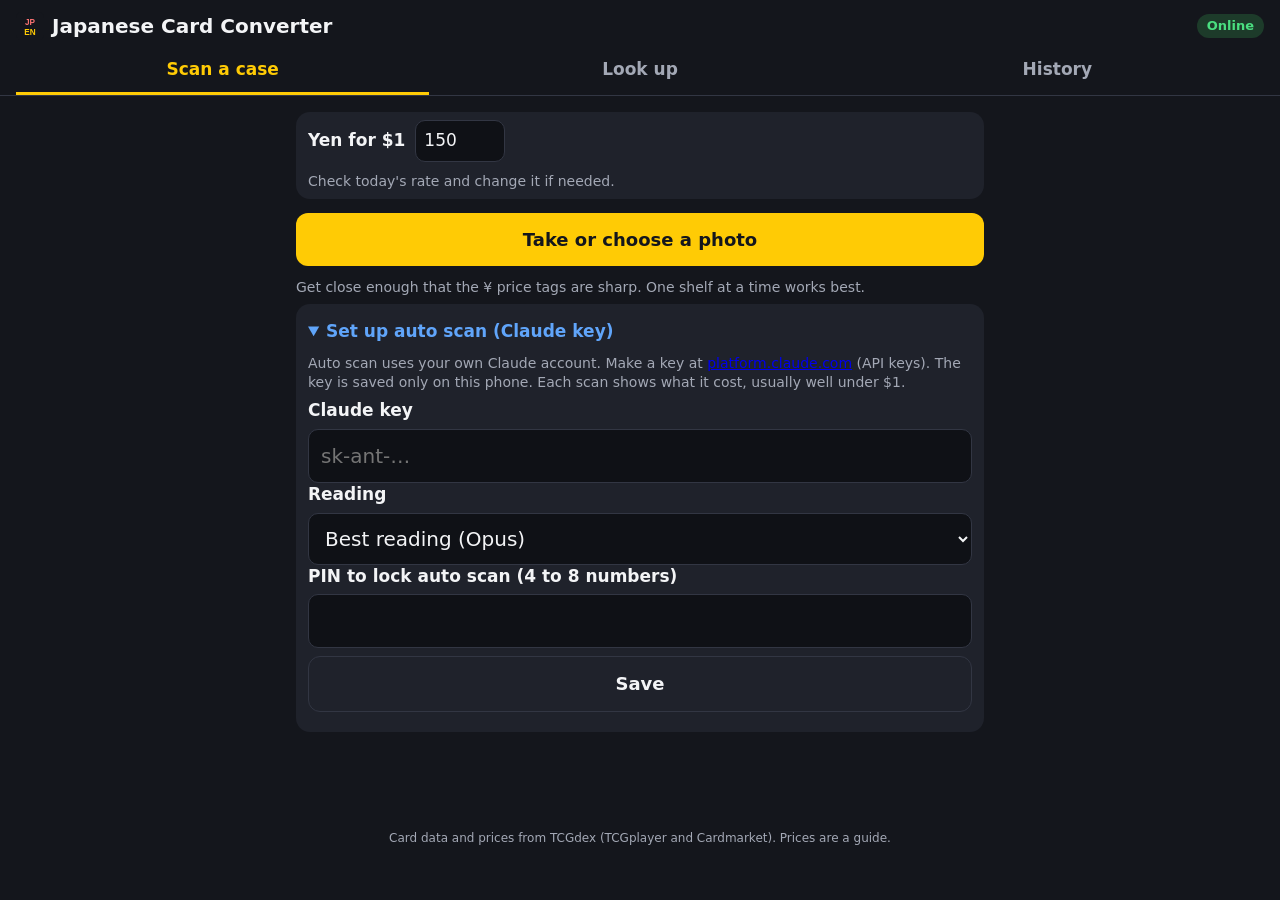
<file: jp/index.html>
<!doctype html>
<html lang="en"><head>
<meta charset="utf-8"><meta name="viewport" content="width=device-width,initial-scale=1,viewport-fit=cover">
<title>Japanese Card Converter</title>
<link rel="manifest" href="manifest.json"><link rel="icon" href="icon.svg"><link rel="apple-touch-icon" href="icon-180.png">
<meta name="theme-color" content="#14161c"><meta name="apple-mobile-web-app-capable" content="yes">
<style>
:root{--bg:#14161c;--card:#1f222b;--line:#323643;--text:#f3f4f6;--dim:#a3a8b5;--gold:#ffcb05;--green:#4ade80;--red:#f87171;--blue:#60a5fa}
*{box-sizing:border-box}html,body{margin:0;background:var(--bg);color:var(--text);font:17px/1.4 system-ui,-apple-system,Segoe UI,Roboto,sans-serif}
header{position:sticky;top:0;z-index:5;background:var(--bg);padding:12px 16px 0;border-bottom:1px solid var(--line)}
h1{font-size:20px;margin:0 0 8px;display:flex;align-items:center;gap:8px}h1 img{width:28px;height:28px}
.net{margin-left:auto;font-size:13px;font-weight:600;padding:3px 10px;border-radius:99px;background:#1d3b2a;color:var(--green)}.net.off{background:#3b1d1d;color:var(--red)}
nav{display:flex;gap:4px}nav button{flex:1;background:none;border:0;color:var(--dim);font:inherit;font-weight:600;padding:10px 4px;border-bottom:3px solid transparent}
nav button.on{color:var(--gold);border-color:var(--gold)}
main{padding:16px;max-width:720px;margin:0 auto;padding-bottom:60px}
.quick{background:var(--card);border-radius:14px;padding:12px;margin-bottom:14px}
summary{font-weight:600;color:var(--blue);cursor:pointer;padding:4px 0}details form{margin-top:10px}
.two{display:grid;grid-template-columns:1.2fr 1fr;gap:8px}
label{display:block;font-weight:600;margin:0 0 6px}
input,select{width:100%;font:inherit;font-size:20px;padding:12px;border-radius:10px;border:1px solid var(--line);background:#0f1116;color:var(--text)}
.big{display:block;width:100%;text-align:center;text-decoration:none;font:inherit;font-weight:700;font-size:18px;padding:14px;border-radius:12px;border:0;background:var(--gold);color:#14161c;margin:8px 0}
.big.ghost{background:var(--card);color:var(--text);border:1px solid var(--line)}
.hint{color:var(--dim);font-size:14px;margin:6px 0}
.help{text-align:center;color:var(--dim);padding:10px 6px}.help b{color:var(--text)}
.pair{scroll-margin-top:110px;display:grid;grid-template-columns:1fr 1fr;gap:10px;margin-top:4px}
figure{margin:0;text-align:center}figure img{width:100%;border-radius:10px;background:#2a2e39;aspect-ratio:600/825;object-fit:cover}
figcaption{font-size:13px;font-weight:700;color:var(--dim);margin-top:4px}
figure.none div{aspect-ratio:600/825;border:2px dashed var(--line);border-radius:10px;display:flex;align-items:center;justify-content:center;color:var(--dim);padding:10px}
h2{font-size:22px;margin:14px 0 8px}h2 small{font-size:15px;color:var(--dim);font-weight:500}h3{margin:20px 0 6px}
.verdict{border-radius:12px;padding:12px;margin:8px 0 12px;font-size:16px}
.verdict.ok{background:#1d3b2a;color:#c9f7d8}.verdict.maybe{background:#3a3214;color:#ffeaa0}.verdict.no{background:#3b1d1d;color:#ffd0d0}
.totals{display:grid;grid-template-columns:1fr 1fr;gap:8px;margin-bottom:4px}
.tot{background:var(--card);border-radius:12px;padding:10px 12px}.tot b{display:block;font-size:24px}.tot span{color:var(--dim);font-size:13px;display:block}
.facts{width:100%;border-collapse:collapse;margin:12px 0;font-size:15px}.facts td{padding:8px 4px;border-bottom:1px solid var(--line);vertical-align:top}.facts td:first-child{color:var(--dim);width:38%}
.picks{display:grid;grid-template-columns:repeat(3,1fr);gap:8px}.picks div{background:var(--card);border-radius:8px;padding:4px;font-size:12px;text-align:center;cursor:pointer;border:2px solid transparent}
.picks div.on{border-color:var(--gold)}.picks img{width:100%;border-radius:6px;aspect-ratio:600/825;object-fit:cover;background:#2a2e39}.picks span{display:block;padding:2px 0}
.row{display:flex;gap:12px;background:var(--card);border-radius:14px;padding:10px;margin-bottom:10px;align-items:center;cursor:pointer}
.row img{width:56px;height:78px;object-fit:cover;border-radius:6px;background:#2a2e39;flex:none}
.row .info{flex:1;min-width:0}.row .nm{font-weight:700;white-space:nowrap;overflow:hidden;text-overflow:ellipsis}
.row .sub{color:var(--dim);font-size:14px}.row .val{text-align:right;flex:none}.row .val b{font-size:19px;display:block}
.empty{text-align:center;color:var(--dim);padding:30px 10px}
.spin{width:34px;height:34px;margin:0 auto 12px;border:4px solid var(--line);border-top-color:var(--gold);border-radius:50%;animation:sp 1s linear infinite}@keyframes sp{to{transform:rotate(360deg)}}
.spin{width:34px;height:34px;border:4px solid var(--line);border-top-color:var(--gold);border-radius:50%;margin:0 auto 10px;animation:s 0.8s linear infinite}@keyframes s{to{transform:rotate(360deg)}}
.toast{position:fixed;left:50%;bottom:24px;transform:translateX(-50%);background:#2b3245;padding:12px 18px;border-radius:12px;z-index:30;display:none;font-weight:600}
.shot{touch-action:none}.shot canvas{display:block;max-width:100%;border-radius:10px;touch-action:none;cursor:crosshair}
.crop{text-align:center;margin-bottom:12px}.crop img{max-width:100%;max-height:55vh;border-radius:10px}
label.photo{cursor:pointer;margin:12px 0}
.rate{display:flex;align-items:center;gap:10px;flex-wrap:wrap;padding:8px 12px}.rate label{margin:0}.rate input{width:90px;font-size:17px;padding:8px}.rate .hint{flex-basis:100%;margin:0}
.big-verdict{font-size:19px}
.arow{display:flex;gap:12px;background:var(--card);border-radius:14px;padding:10px;margin-bottom:10px;align-items:center}.arow .info{flex:1;min-width:0}.arow .nm{font-weight:700}.arow .sub{color:var(--dim);font-size:14px}.arow .sub.warn{color:var(--gold)}.arow .val{text-align:right;flex:none}.arow .val b{font-size:19px;display:block}.arow a{color:var(--gold)}
.tag{display:inline-block;font-size:12px;font-weight:700;padding:3px 8px;border-radius:99px;white-space:nowrap}.tag.ok{background:#1d3b2a;color:var(--green)}.tag.maybe{background:#3a3214;color:var(--gold)}.tag.no{background:#3b1d1d;color:var(--red)}
.xdel{display:block;margin:6px 0 0 auto;background:none;border:1px solid var(--line);color:var(--dim);border-radius:8px;padding:6px 9px;font:inherit;font-size:13px}.xdel.sure{color:var(--red);border-color:var(--red)}
.noimg{aspect-ratio:600/825;border-radius:6px;background:#2a2e39;display:flex;flex-direction:column;align-items:center;justify-content:center;font-size:15px;font-weight:700;padding:6px;color:var(--text)}.noimg small{font-size:11px;color:var(--dim);font-weight:500;margin-top:4px}
.flt{margin:4px 0 10px;font-size:17px}
.stack>div{margin-bottom:10px}
.foot{color:var(--dim);font-size:12px;text-align:center;margin-top:24px}
</style></head><body>
<header><h1><img src="icon.svg" alt="">Japanese Card Converter <span id="net" class="net">Online</span></h1>
<nav><button data-tab="scan" class="on">Scan a case</button><button data-tab="find">Look up</button><button data-tab="history">History</button></nav></header>
<main id="main"></main>
<p class="foot">Card data and prices from TCGdex (TCGplayer and Cardmarket). Prices are a guide.</p>
<div class="toast" id="toast"></div>
<script src="logic.js"></script>
<script src="app.js"></script>
<script src="scan.js"></script>
<script src="auto.js"></script>
</body></html>
</file>
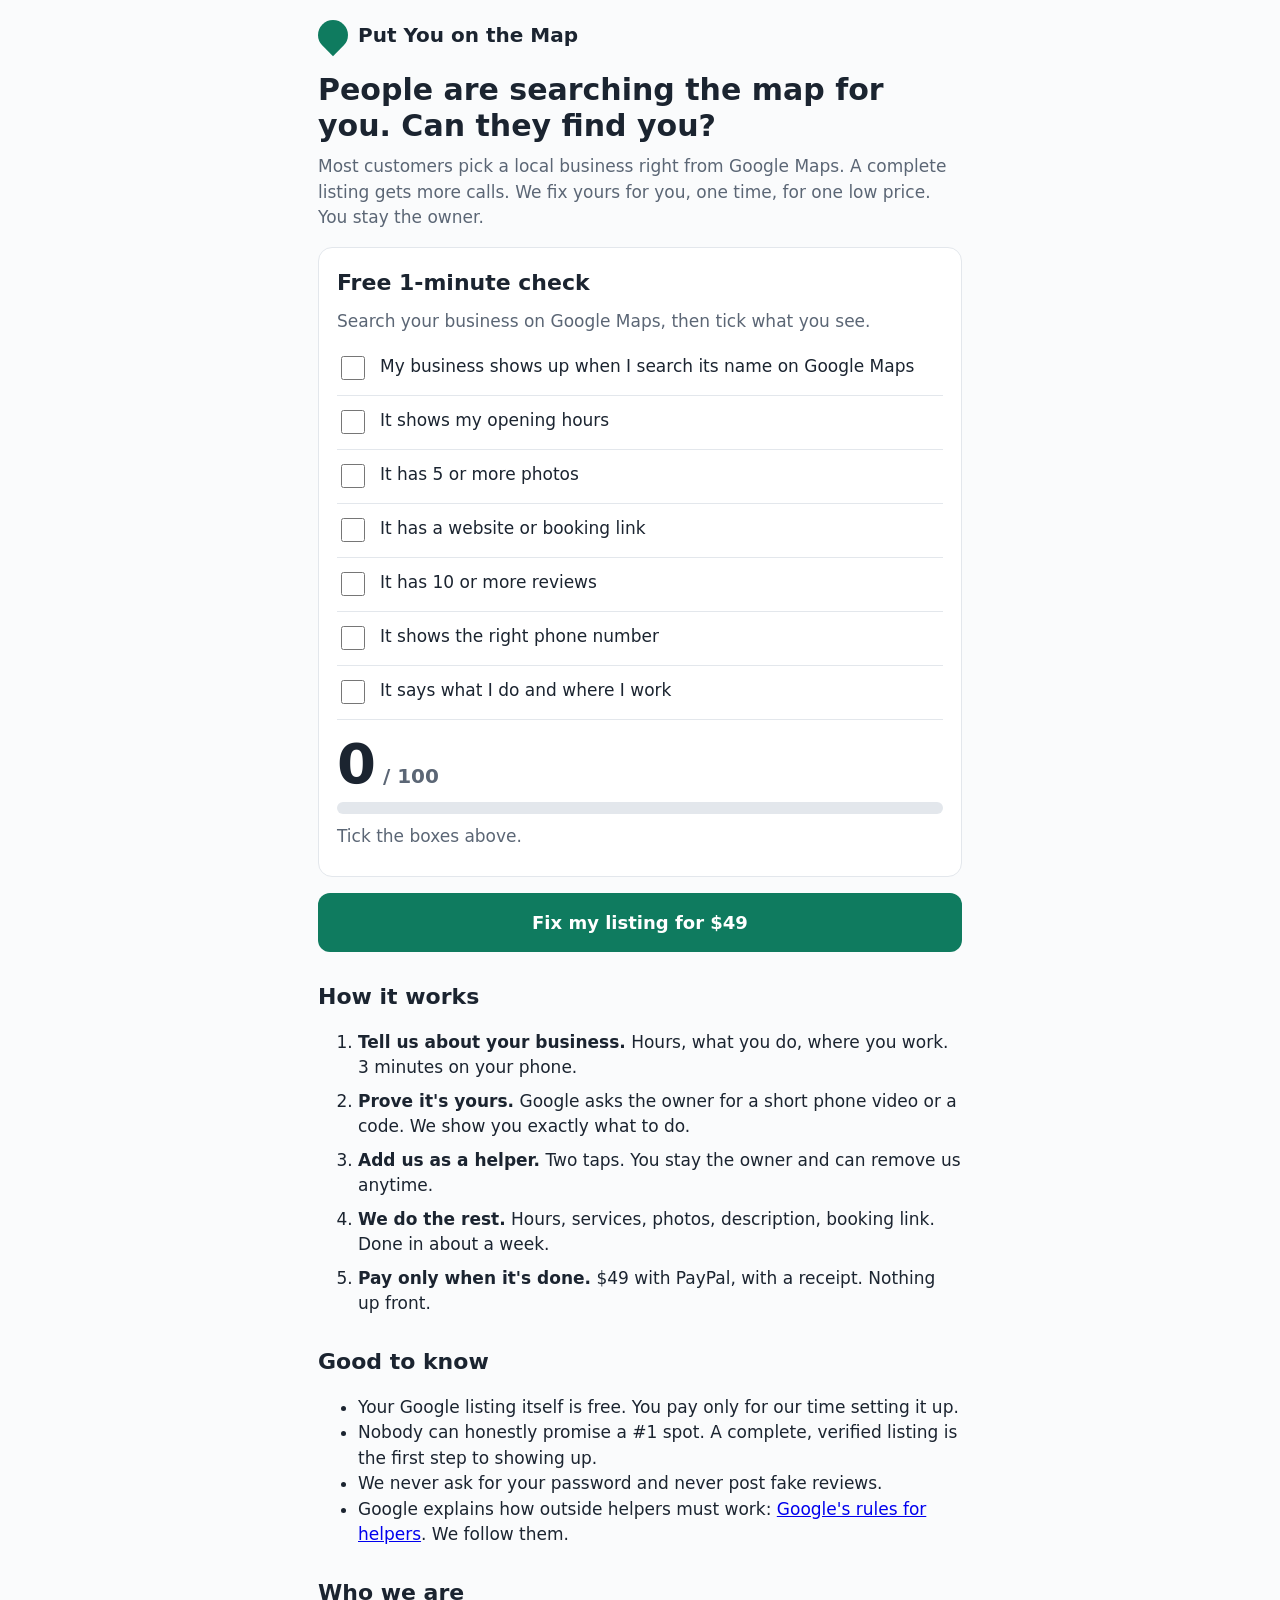
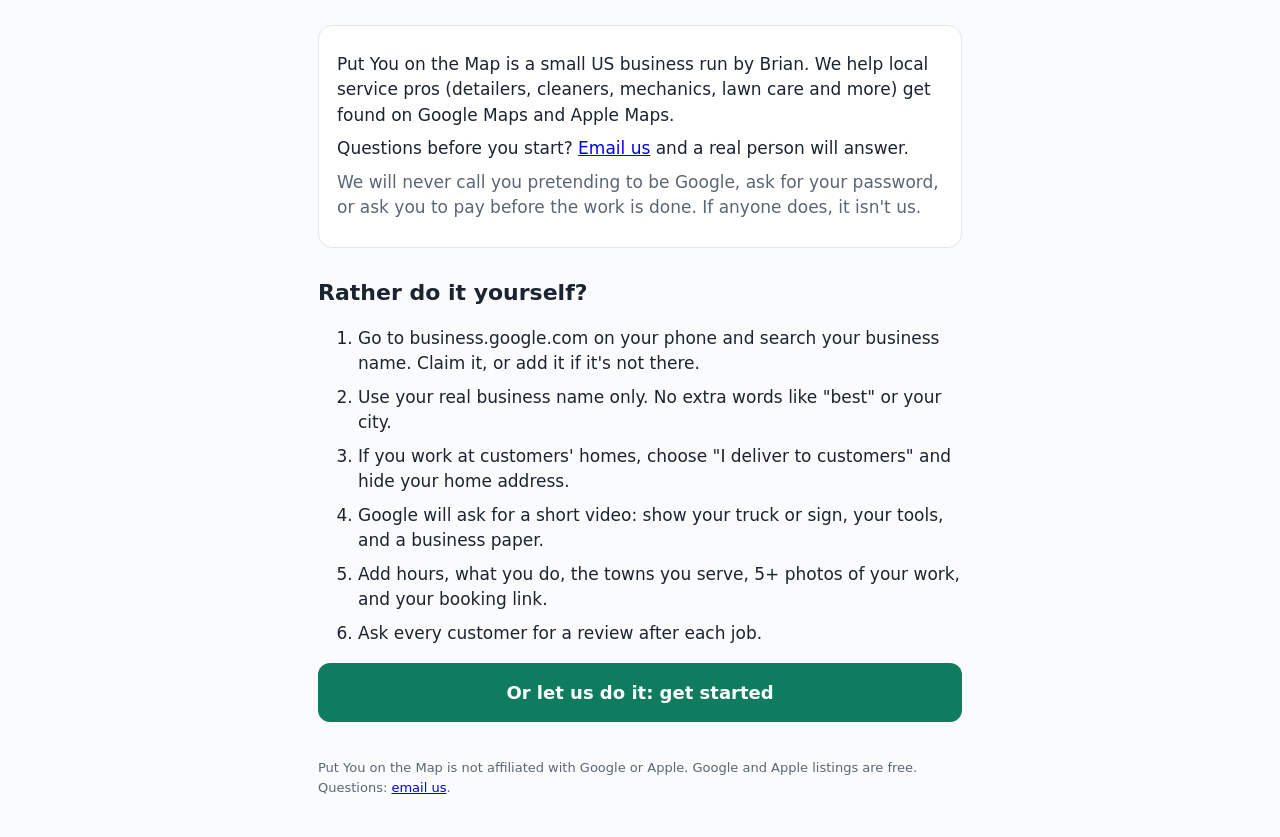
<file: map/index.html>
<!doctype html>
<html lang="en"><head>
<meta charset="utf-8"><meta name="viewport" content="width=device-width,initial-scale=1">
<title>Put You on the Map: get found on Google Maps</title>
<meta name="description" content="Free 1-minute check of your Google Maps listing. We can fix it for you. You stay the owner.">
<link rel="stylesheet" href="style.css">
</head><body><div class="wrap">
<header><span class="pin"></span> Put You on the Map</header>

<h1>People are searching the map for you. Can they find you?</h1>
<p class="muted">Most customers pick a local business right from Google Maps. A complete listing gets more calls. We fix yours for you, one time, <span class="paid">for one low price</span><span class="free" hidden>free for now</span>. You stay the owner.</p>

<div class="card">
  <h2 style="margin-top:0">Free 1-minute check</h2>
  <p class="muted">Search your business on Google Maps, then tick what you see.</p>
  <div id="checks"></div>
  <div style="margin-top:16px">
    <div class="score"><span id="sc">0</span><small> / 100</small></div>
    <div class="bar"><i id="bar" style="width:0"></i></div>
    <p id="verdict" class="muted">Tick the boxes above.</p>
  </div>
</div>

<a class="btn" href="signup.html"><span class="paid">Fix my listing for $<span class="price">49</span></span><span class="free" hidden>Fix my listing for free</span></a>

<h2>How it works</h2>
<ol class="steps">
  <li><b>Tell us about your business.</b> Hours, what you do, where you work. 3 minutes on your phone.</li>
  <li><b>Prove it's yours.</b> Google asks the owner for a short phone video or a code. We show you exactly what to do.</li>
  <li><b>Add us as a helper.</b> Two taps. You stay the owner and can remove us anytime.</li>
  <li><b>We do the rest.</b> Hours, services, photos, description, booking link. Done in about a week.</li>
  <li><span class="paid"><b>Pay only when it's done.</b> $<span class="price">49</span> with PayPal, with a receipt. Nothing up front.</span><span class="free" hidden><b>Free for now.</b> No payment and nothing up front.</span></li>
</ol>

<h2>Good to know</h2>
<ul>
  <li>Your Google listing itself is free.<span class="paid"> You pay only for our time setting it up.</span><span class="free" hidden></span></li>
  <li>Nobody can honestly promise a #1 spot. A complete, verified listing is the first step to showing up.</li>
  <li>We never ask for your password and never post fake reviews.</li>
  <li>Google explains how outside helpers must work: <a href="https://support.google.com/business/answer/7353941">Google's rules for helpers</a>. We follow them.</li>
</ul>

<h2>Who we are</h2>
<div class="card">
  <p>Put You on the Map is a small US business run by Brian. We help local service pros (detailers, cleaners, mechanics, lawn care and more) get found on Google Maps and Apple Maps.</p>
  <p>Questions before you start? <a class="mailto" href="#">Email us</a> and a real person will answer.</p>
  <p class="muted">We will never call you pretending to be Google, ask for your password, or ask you to pay before the work is done. If anyone does, it isn't us.</p>
</div>

<h2 id="tips">Rather do it yourself?</h2>
<ol class="steps">
  <li>Go to business.google.com on your phone and search your business name. Claim it, or add it if it's not there.</li>
  <li>Use your real business name only. No extra words like "best" or your city.</li>
  <li>If you work at customers' homes, choose "I deliver to customers" and hide your home address.</li>
  <li>Google will ask for a short video: show your truck or sign, your tools, and a business paper.</li>
  <li>Add hours, what you do, the towns you serve, 5+ photos of your work, and your booking link.</li>
  <li>Ask every customer for a review after each job.</li>
</ol>

<a class="btn" href="signup.html">Or let us do it: get started</a>

<footer>
  Put You on the Map is not affiliated with Google or Apple. Google and Apple listings are free.
  <span id="addr"></span> Questions: <a id="mail" href="#">email us</a>.
</footer>
</div>
<script src="config.js"></script>
<script src="common.js"></script>
<script>
const CHECKS = [
  ['found', 'My business shows up when I search its name on Google Maps', 25],
  ['hours', 'It shows my opening hours', 15],
  ['photos', 'It has 5 or more photos', 15],
  ['site', 'It has a website or booking link', 15],
  ['reviews', 'It has 10 or more reviews', 15],
  ['phone', 'It shows the right phone number', 10],
  ['desc', 'It says what I do and where I work', 5],
];
const box = document.getElementById('checks');
box.innerHTML = CHECKS.map(([id, text]) => `<label class="chk"><input type="checkbox" id="c-${id}"> <span>${text}</span></label>`).join('');
function update() {
  let s = 0;
  for (const [id, , pts] of CHECKS) if (document.getElementById('c-' + id).checked) s += pts;
  document.getElementById('sc').textContent = s;
  document.getElementById('bar').style.width = s + '%';
  document.getElementById('verdict').textContent =
    s === 100 ? 'Nice, your listing looks complete.' :
    s >= 70 ? 'Close. A few fixes will help people pick you.' :
    'Customers may be picking someone else. This is worth fixing.';
}
box.addEventListener('change', update);
</script>
</body></html>
</file>
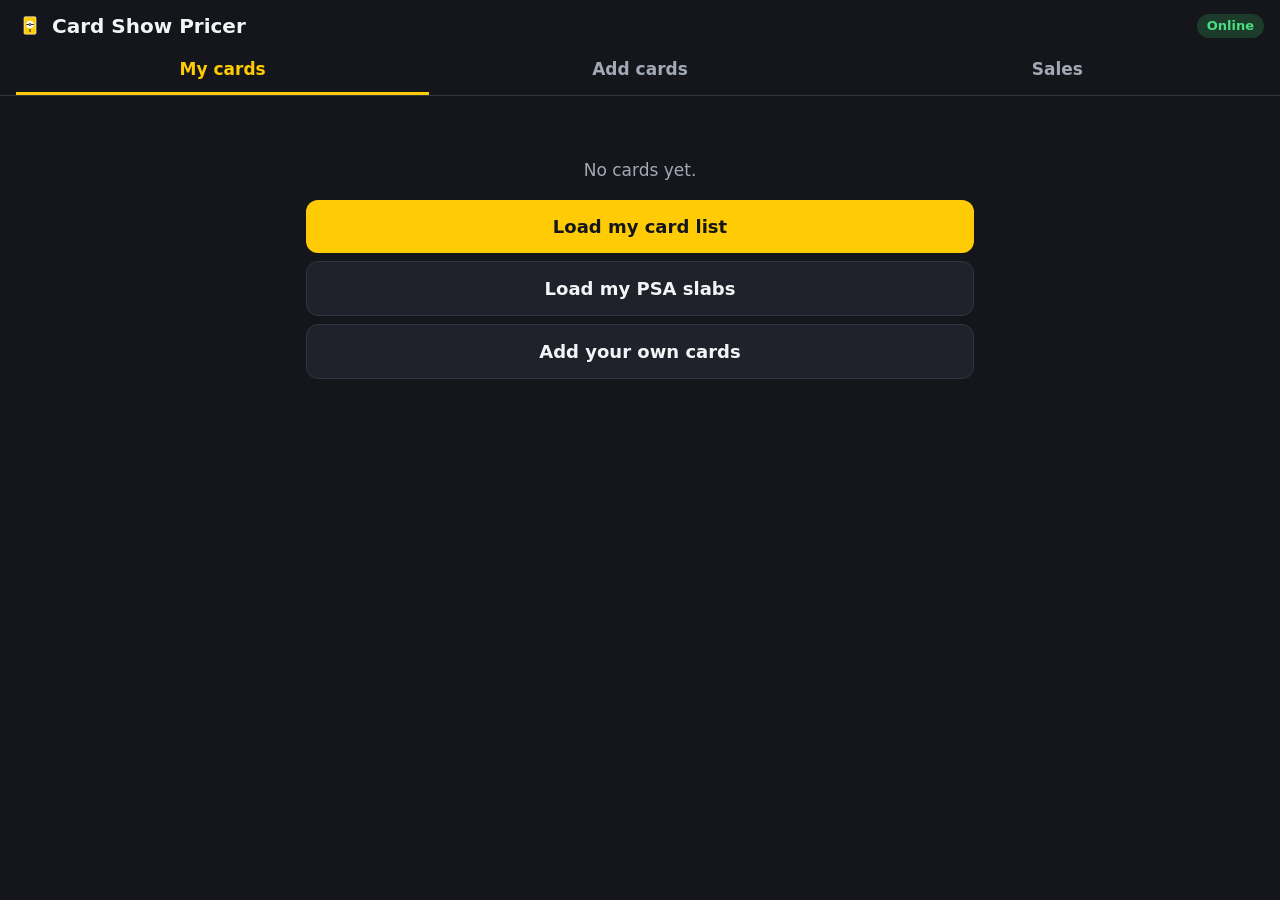
<file: pricer/index.html>
<!doctype html>
<html lang="en"><head>
<meta charset="utf-8"><meta name="viewport" content="width=device-width,initial-scale=1,viewport-fit=cover">
<title>Card Show Pricer</title>
<link rel="manifest" href="manifest.json"><link rel="icon" href="icon.svg"><link rel="apple-touch-icon" href="icon-180.png">
<meta name="theme-color" content="#14161c"><meta name="apple-mobile-web-app-capable" content="yes">
<style>
:root{--bg:#14161c;--card:#1f222b;--line:#323643;--text:#f3f4f6;--dim:#a3a8b5;--gold:#ffcb05;--green:#4ade80;--red:#f87171;--blue:#60a5fa}
*{box-sizing:border-box}html,body{margin:0;background:var(--bg);color:var(--text);font:17px/1.4 system-ui,-apple-system,Segoe UI,Roboto,sans-serif}
header{position:sticky;top:0;z-index:5;background:var(--bg);padding:12px 16px 0;border-bottom:1px solid var(--line)}
h1{font-size:20px;margin:0 0 8px;display:flex;align-items:center;gap:8px}h1 img{width:28px;height:28px}
.net{margin-left:auto;font-size:13px;font-weight:600;padding:3px 10px;border-radius:99px;background:#1d3b2a;color:var(--green)}.net.off{background:#3b1d1d;color:var(--red)}
nav{display:flex;gap:4px}nav button{flex:1;background:none;border:0;color:var(--dim);font:inherit;font-weight:600;padding:10px 4px;border-bottom:3px solid transparent}
nav button.on{color:var(--gold);border-color:var(--gold)}
main{padding:16px;max-width:720px;margin:0 auto;padding-bottom:90px}
.totals{display:grid;grid-template-columns:repeat(2,1fr);gap:8px;margin-bottom:14px}
.tot{background:var(--card);border-radius:12px;padding:10px 12px}.tot b{display:block;font-size:22px}.tot span{color:var(--dim);font-size:13px}
.row{display:flex;gap:12px;background:var(--card);border-radius:14px;padding:10px;margin-bottom:10px;align-items:center;cursor:pointer}
.row img{width:64px;height:89px;object-fit:cover;border-radius:6px;background:#2a2e39;flex:none}
.row .info{flex:1;min-width:0}.row .nm{font-weight:700;white-space:nowrap;overflow:hidden;text-overflow:ellipsis}
.row .sub{color:var(--dim);font-size:14px}.row .val{text-align:right;flex:none}.row .val b{font-size:20px;display:block}
.tag{display:inline-block;font-size:12px;font-weight:700;padding:1px 8px;border-radius:99px;background:#2b3245;color:var(--blue);margin-right:4px}
.tag.g{background:#3a3214;color:var(--gold)}.tag.s{background:#1d3b2a;color:var(--green)}.tag.w{background:#3b1d1d;color:var(--red)}
.up{color:var(--green)}.down{color:var(--red)}
button.big,.big{display:block;width:100%;font:inherit;font-weight:700;font-size:18px;padding:14px;border-radius:12px;border:0;background:var(--gold);color:#14161c;margin:8px 0}
button.ghost{background:var(--card);color:var(--text);border:1px solid var(--line)}button.danger{background:none;color:var(--red);border:1px solid #5a2a2a}
textarea,input,select{width:100%;font:inherit;font-size:17px;padding:12px;border-radius:10px;border:1px solid var(--line);background:#0f1116;color:var(--text)}
textarea{min-height:170px}label{display:block;font-weight:600;margin:12px 0 6px}
.hint{color:var(--dim);font-size:14px;margin:6px 0}
.search{margin-bottom:12px}
.sortrow{display:flex;align-items:center;gap:10px;margin:-4px 0 12px}.sortrow label{margin:0;white-space:nowrap}.sortrow select{flex:1;min-width:0}.sortrow .sub{white-space:nowrap}
.sheet{position:fixed;inset:0;background:#000a;z-index:20;display:none;align-items:flex-end;justify-content:center}.sheet.on{display:flex}
.sheet .in{background:var(--bg);width:100%;max-width:720px;max-height:92vh;overflow:auto;border-radius:18px 18px 0 0;padding:16px;border-top:1px solid var(--line)}
.dhead{display:flex;gap:14px}.dhead img{width:130px;border-radius:8px;flex:none}
.solds{width:100%;border-collapse:collapse;margin:8px 0;font-size:15px}.solds td{padding:8px 4px;border-bottom:1px solid var(--line)}
.solds tr.off td{color:#666;text-decoration:line-through}
.two{display:grid;grid-template-columns:1fr 1fr;gap:8px}.three{display:grid;grid-template-columns:1.2fr 1fr auto;gap:6px;align-items:end}
.three button{padding:12px 14px;font-weight:700;border-radius:10px;border:0;background:var(--blue);color:#0b1220;font:inherit}
.picks{display:grid;grid-template-columns:repeat(3,1fr);gap:8px}.picks div{background:var(--card);border-radius:8px;padding:4px;font-size:12px;text-align:center;cursor:pointer}.picks img{width:100%;border-radius:6px}
.toast{position:fixed;left:50%;bottom:24px;transform:translateX(-50%);background:#2b3245;padding:12px 18px;border-radius:12px;z-index:30;display:none;font-weight:600}
.empty{text-align:center;color:var(--dim);padding:30px 10px}
.quick{background:var(--card);border-radius:14px;padding:12px;margin-bottom:16px}
.seg{display:grid;grid-template-columns:repeat(3,1fr);gap:6px}.seg button{font:inherit;font-weight:700;font-size:15px;padding:12px 4px;border-radius:10px;border:1px solid var(--line);background:#0f1116;color:var(--dim)}
.seg button.on{background:var(--gold);color:#14161c;border-color:var(--gold)}.seg button.on.expense{background:var(--red);border-color:var(--red)}
button.add{background:var(--green)}button.spend{background:var(--red)}
.totals.day{grid-template-columns:1fr 1fr}.tot.wide{grid-column:1/-1}
.xrow{cursor:default;min-height:56px}.xdel{background:none;border:1px solid var(--line);color:var(--dim);border-radius:8px;padding:8px 10px;font:inherit;font-size:14px}.xdel.sure{color:var(--red);border-color:var(--red)}
h3{margin:18px 0 8px}
</style></head><body>
<header><h1><img src="icon.svg" alt="">Card Show Pricer <span id="net" class="net">Online</span></h1>
<nav><button data-tab="cards" class="on">My cards</button><button data-tab="add">Add cards</button><button data-tab="sales">Sales</button></nav></header>
<main id="main"></main>
<div class="sheet" id="sheet"><div class="in" id="sheetIn"></div></div>
<div class="toast" id="toast"></div>
<script src="app.js"></script>
</body></html>
</file>
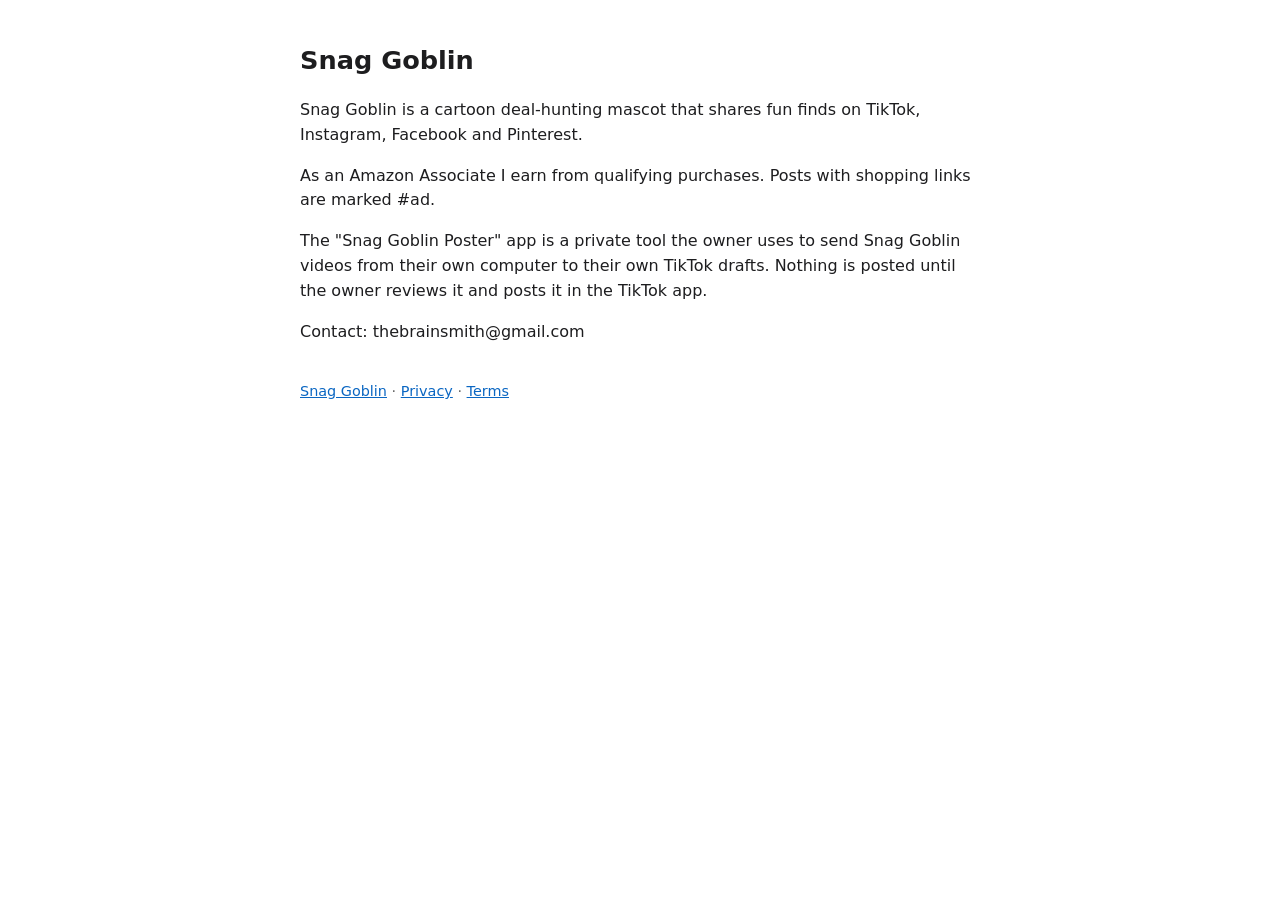
<file: snag/index.html>
<!doctype html>
<html lang="en"><head><meta charset="utf-8"><meta name="viewport" content="width=device-width,initial-scale=1"><title>Snag Goblin</title><style>body{font-family:system-ui,-apple-system,Segoe UI,Roboto,sans-serif;max-width:680px;margin:0 auto;padding:24px 16px;line-height:1.55;color:#1d1d1f;background:#fff}h1{font-size:1.6rem}h2{font-size:1.15rem;margin-top:1.6em}a{color:#0a66c2}footer{margin-top:2.5em;font-size:.9rem;color:#666}</style></head><body>
<h1>Snag Goblin</h1>
<p>Snag Goblin is a cartoon deal-hunting mascot that shares fun finds on TikTok, Instagram, Facebook and Pinterest.</p>
<p>As an Amazon Associate I earn from qualifying purchases. Posts with shopping links are marked #ad.</p>
<p>The "Snag Goblin Poster" app is a private tool the owner uses to send Snag Goblin videos from their own computer to their own TikTok drafts. Nothing is posted until the owner reviews it and posts it in the TikTok app.</p>
<p>Contact: thebrainsmith@gmail.com</p>
<footer><a href="./">Snag Goblin</a> · <a href="privacy.html">Privacy</a> · <a href="terms.html">Terms</a></footer>
</body></html>
</file>
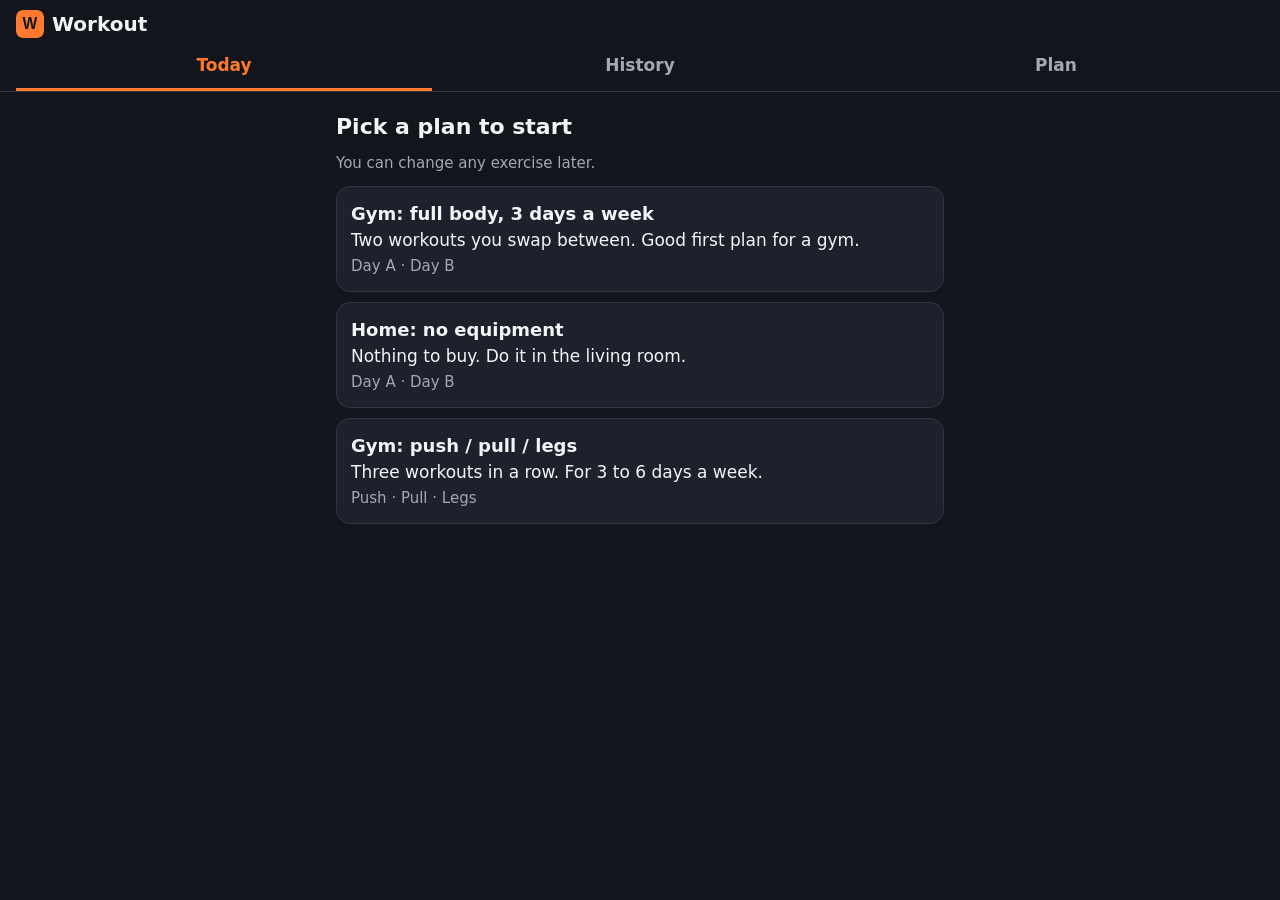
<file: workout/index.html>
<!doctype html>
<html lang="en"><head>
<meta charset="utf-8"><meta name="viewport" content="width=device-width,initial-scale=1,viewport-fit=cover">
<title>Workout</title>
<link rel="manifest" href="manifest.json"><link rel="icon" href="icon.svg"><link rel="apple-touch-icon" href="icon-180.png">
<meta name="theme-color" content="#12151b"><meta name="apple-mobile-web-app-capable" content="yes"><meta name="apple-mobile-web-app-title" content="Workout">
<style>
:root{--bg:#12151b;--card:#1d212b;--line:#313645;--text:#f3f4f6;--dim:#a3a8b5;--acc:#ff7a2f;--green:#4ade80;--red:#f87171}
*{box-sizing:border-box}html,body{margin:0;background:var(--bg);color:var(--text);font:17px/1.4 system-ui,-apple-system,Segoe UI,Roboto,sans-serif}
header{position:sticky;top:0;z-index:5;background:var(--bg);padding:calc(10px + env(safe-area-inset-top)) 16px 0;border-bottom:1px solid var(--line)}
h1{font-size:20px;margin:0 0 6px;display:flex;align-items:center;gap:8px}h1 img{width:28px;height:28px;border-radius:7px}
h2{margin:4px 0 10px;font-size:22px}h3{margin:0;font-size:18px}
nav{display:flex}nav button{flex:1;background:none;border:0;color:var(--dim);font:inherit;font-weight:700;padding:10px 4px;border-bottom:3px solid transparent}
nav button.on{color:var(--acc);border-color:var(--acc)}
main{padding:16px;max-width:640px;margin:0 auto;padding-bottom:130px}
.dim{color:var(--dim);font-size:15px}.hint{color:var(--dim);font-size:15px;margin:6px 0 12px}
.card{background:var(--card);border-radius:14px;padding:14px;margin-bottom:12px}
.totals{display:grid;grid-template-columns:1fr 1fr;gap:8px;margin-bottom:12px}
.tot{background:var(--card);border-radius:12px;padding:10px 12px}.tot b{display:block;font-size:26px}.tot span{color:var(--dim);font-size:14px}
ul.plain{list-style:none;padding:0;margin:0 0 6px}ul.plain li{padding:7px 0;border-bottom:1px solid var(--line);display:flex;justify-content:space-between;gap:8px}
button{font:inherit;cursor:pointer}
.big{display:block;width:100%;font-weight:800;font-size:18px;padding:15px;border-radius:12px;border:0;background:var(--acc);color:#1a0d04;margin:10px 0;text-align:center}
.ghost{background:var(--card);color:var(--text);border:1px solid var(--line);border-radius:12px;padding:13px;font-weight:700}
.big.ghost{background:var(--card);color:var(--text)}.danger{color:var(--red)!important}.big.go{background:var(--green);color:#06210f}
.sure{outline:2px solid var(--red)}
.days{display:grid;grid-template-columns:repeat(auto-fill,minmax(130px,1fr));gap:8px}
.choice{display:block;width:100%;text-align:left;background:var(--card);border:1px solid var(--line);color:var(--text);border-radius:14px;padding:14px;margin-bottom:10px}
.choice b{display:block;font-size:18px}.choice span{display:block;margin-top:3px}
.whead{display:flex;justify-content:space-between;align-items:baseline}.whead #clock{font-size:18px;font-variant-numeric:tabular-nums}
.bar{height:8px;background:var(--line);border-radius:9px;overflow:hidden;margin-bottom:14px}.bar i{display:block;height:100%;background:var(--green);transition:width .3s}
.exhead{display:flex;justify-content:space-between;align-items:baseline;gap:8px}
.tip{color:var(--acc);font-size:14px;margin:4px 0 8px}
.sh,.set{display:grid;grid-template-columns:34px 1fr 1fr 56px;gap:8px;align-items:center}
.set.nw,.sets:has(.nw) .sh{grid-template-columns:34px 1fr 56px}
.sh{color:var(--dim);font-size:13px;font-weight:700;text-transform:uppercase;padding:0 0 4px}
.set{padding:5px 0}.set .n{font-weight:800;text-align:center;color:var(--dim)}
.set input{width:100%;font:inherit;font-size:20px;font-weight:700;text-align:center;padding:10px 4px;border-radius:10px;border:1px solid var(--line);background:#0e1015;color:var(--text)}
.tick{height:48px;border-radius:12px;border:2px solid var(--line);background:#0e1015;color:#06210f;font-size:24px;font-weight:900}
.set.done .tick{background:var(--green);border-color:var(--green)}.set.done input{border-color:#2c5a3c;color:var(--green)}
.exfoot{display:flex;gap:16px;margin-top:6px}
.link{background:none;border:0;color:var(--acc);font-weight:700;padding:10px 0}
.hist{cursor:pointer}.hl{display:flex;justify-content:space-between;gap:10px;padding:7px 0;border-bottom:1px solid var(--line);font-size:15px}.hl span:last-child{color:var(--dim);text-align:right}
.small{padding:9px 12px;margin-top:10px;font-size:15px}
.pex{display:flex;justify-content:space-between;gap:8px;padding:11px 0;border-bottom:1px solid var(--line);cursor:pointer}
.dayname{font:inherit;font-weight:800;font-size:18px;background:none;border:0;border-bottom:1px dashed var(--line);color:var(--text);padding:4px 0;width:100%}
.seg2,.seg4{display:grid;grid-template-columns:1fr 1fr;gap:6px}.seg4{grid-template-columns:repeat(5,1fr)}
.seg2 button,.seg4 button{padding:12px 4px;border-radius:10px;border:1px solid var(--line);background:#0e1015;color:var(--dim);font-weight:700;font-size:15px}
.seg2 button.on,.seg4 button.on{background:var(--acc);border-color:var(--acc);color:#1a0d04}
.filebtn{display:block}
label{display:block;font-weight:700;margin:14px 0 6px}
.sheet input:not([type]),.sheet input[inputmode]{width:100%;font:inherit;padding:12px;border-radius:10px;border:1px solid var(--line);background:#0e1015;color:var(--text)}
.two{display:grid;grid-template-columns:1fr 1fr;gap:8px}.two .ghost{margin-top:8px}
.sheet{position:fixed;inset:0;background:#000b;z-index:20;display:none;align-items:flex-end;justify-content:center}.sheet.on{display:flex}
.sheet .in{background:var(--bg);width:100%;max-width:640px;max-height:92vh;overflow:auto;border-radius:18px 18px 0 0;padding:16px 16px calc(16px + env(safe-area-inset-bottom));border-top:1px solid var(--line)}
.rest{position:fixed;left:0;right:0;bottom:0;z-index:15;background:#262b38;border-top:1px solid var(--line);padding:10px 16px calc(10px + env(safe-area-inset-bottom));display:none}
.rest.on{display:block}.rest .row{display:flex;align-items:center;gap:10px;max-width:640px;margin:0 auto}
.rest b{font-size:30px;font-variant-numeric:tabular-nums;flex:1}.rest .lbl{color:var(--dim);font-size:13px;display:block;font-weight:600}
.rest button{padding:12px 14px;border-radius:10px;border:0;background:var(--line);color:var(--text);font-weight:800}
.rbar{height:4px;background:var(--line);border-radius:4px;max-width:640px;margin:8px auto 0;overflow:hidden}.rbar i{display:block;height:100%;background:var(--acc);width:0}
.toast{position:fixed;left:50%;bottom:120px;transform:translateX(-50%);background:#2e3445;padding:12px 18px;border-radius:12px;z-index:30;display:none;font-weight:700;max-width:90vw;text-align:center}
.empty{text-align:center;color:var(--dim);padding:40px 10px;line-height:1.6}
</style></head><body>
<header><h1><img src="icon.svg" alt="">Workout</h1>
<nav><button data-tab="today" class="on">Today</button><button data-tab="history">History</button><button data-tab="plan">Plan</button></nav></header>
<main id="main"></main>
<div class="rest" id="rest"><div class="row"><b><span class="lbl">Rest</span><span id="restT">0:00</span></b><button id="restPlus">+30s</button><button id="restSkip">Skip</button></div><div class="rbar"><i id="restBar"></i></div></div>
<div class="sheet" id="sheet"><div class="in" id="sheetIn"></div></div>
<div class="toast" id="toast"></div>
<script src="logic.js?v=1"></script>
<script src="app.js?v=1"></script>
</body></html>
</file>
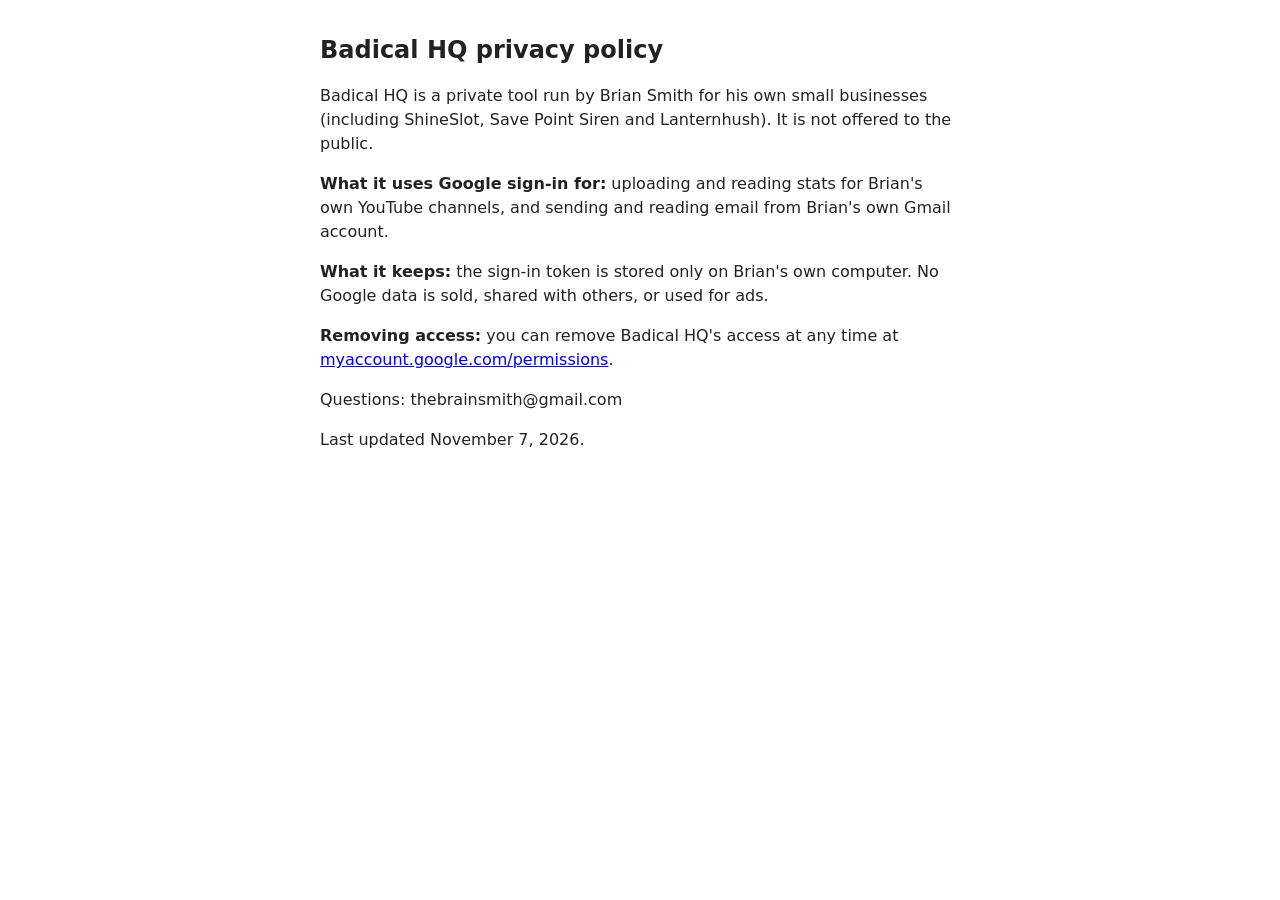
<file: privacy.html>
<!doctype html>
<html lang="en">
<head>
<meta charset="utf-8">
<meta name="viewport" content="width=device-width, initial-scale=1">
<title>Badical HQ privacy</title>
<style>body{font-family:system-ui,sans-serif;max-width:640px;margin:2rem auto;padding:0 16px;line-height:1.5;color:#222;background:#fff}h1{font-size:1.5rem}</style>
</head>
<body>
<h1>Badical HQ privacy policy</h1>
<p>Badical HQ is a private tool run by Brian Smith for his own small businesses (including ShineSlot, Save Point Siren and Lanternhush). It is not offered to the public.</p>
<p><strong>What it uses Google sign-in for:</strong> uploading and reading stats for Brian's own YouTube channels, and sending and reading email from Brian's own Gmail account.</p>
<p><strong>What it keeps:</strong> the sign-in token is stored only on Brian's own computer. No Google data is sold, shared with others, or used for ads.</p>
<p><strong>Removing access:</strong> you can remove Badical HQ's access at any time at <a href="https://myaccount.google.com/permissions">myaccount.google.com/permissions</a>.</p>
<p>Questions: thebrainsmith@gmail.com</p>
<p>Last updated November 7, 2026.</p>
</body>
</html>
</file>
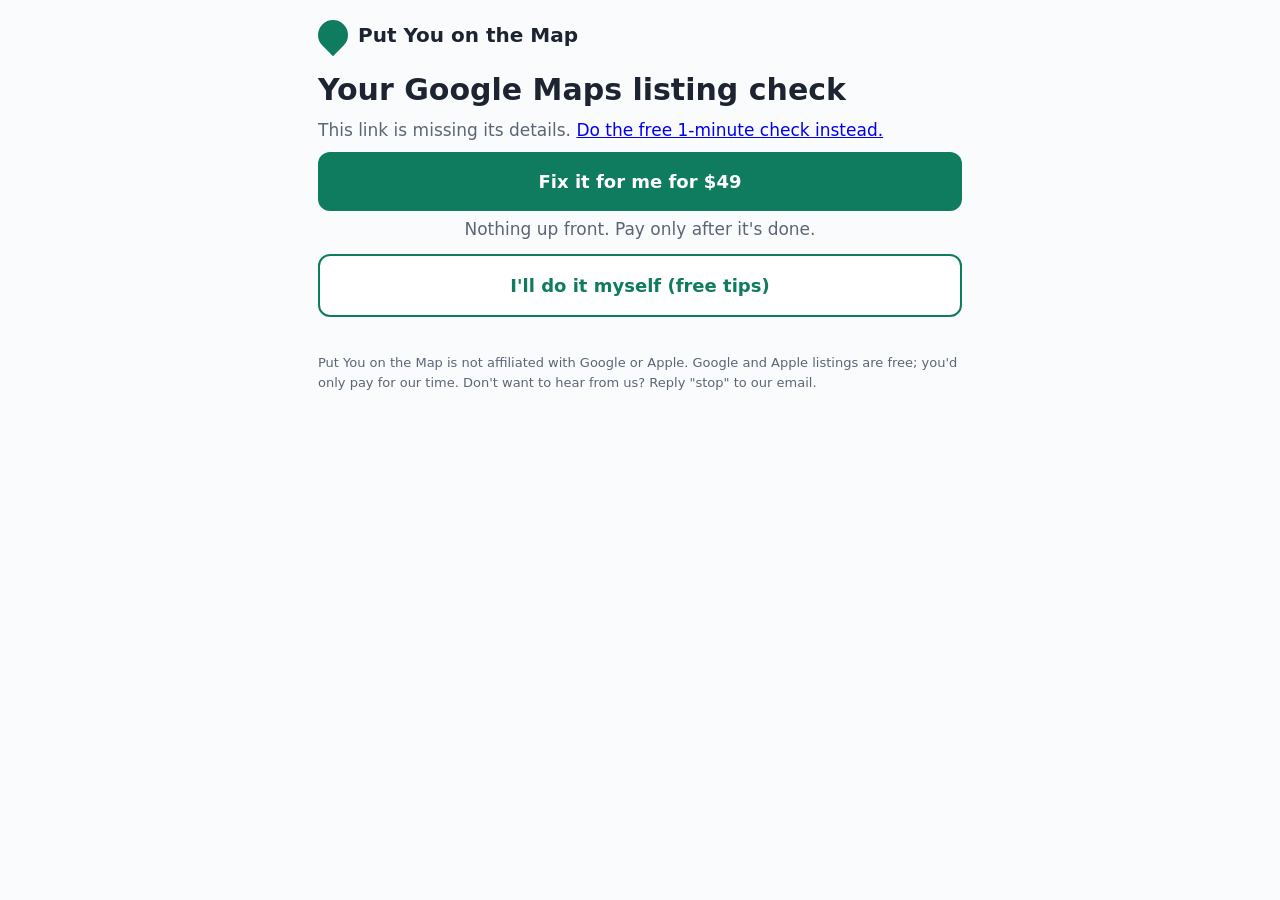
<file: map/check.html>
<!doctype html>
<html lang="en"><head>
<meta charset="utf-8"><meta name="viewport" content="width=device-width,initial-scale=1">
<meta name="robots" content="noindex">
<title>Your Google Maps listing check</title>
<link rel="stylesheet" href="style.css">
</head><body><div class="wrap">
<header><span class="pin"></span> Put You on the Map</header>

<div id="report">
  <h1>Your Google Maps listing check</h1>
  <p class="muted">This link is missing its details. <a href="index.html">Do the free 1-minute check instead.</a></p>
</div>

<a class="btn" id="go" href="signup.html"><span class="paid">Fix it for me for $<span class="price">49</span></span><span class="free" hidden>Fix it for me, free</span></a>
<p class="muted" style="text-align:center;margin:6px 0 0"><span class="paid">Nothing up front. Pay only after it's done.</span><span class="free" hidden>Free for now. Nothing to pay.</span></p>
<p style="margin-top:12px"><a class="btn alt" href="index.html#tips">I'll do it myself (free tips)</a></p>

<footer>
  Put You on the Map is not affiliated with Google or Apple. Google and Apple listings are free<span class="paid">; you'd only pay for our time</span><span class="free" hidden></span>.
  <span id="addr"></span> Don't want to hear from us? Reply "stop" to our email.
</footer>
</div>
<script src="config.js"></script>
<script src="common.js"></script>
<script>
const lead = decodeLead();
if (lead && lead.n) {
  const missing = !lead.s && (lead.g || []).includes('not on Google Maps');
  const gaps = (lead.g || []).map((g) => `<li>${esc(g)}</li>`).join('');
  document.getElementById('report').innerHTML = `
    <h1>${esc(lead.n)}</h1>
    <div class="card">
      ${missing
        ? `<p class="bad"><b>We couldn't find you on Google Maps.</b></p><p>People nearby who search for what you do are finding someone else.</p>`
        : `<div class="score">${esc(lead.s)}<small> / 100</small></div>
           <div class="bar"><i style="width:${Number(lead.s) || 0}%"></i></div>
           <p>Your listing is on Google Maps, but it's missing things that help people pick you:</p>`}
      <ul class="fix">${gaps}</ul>
      <p class="muted">Checked ${esc(lead.d || '')}.</p>
    </div>`;
  document.title = lead.n + ': Google Maps listing check';
  document.getElementById('go').href = 'signup.html#b=' + encodeURIComponent(lead.n);
  countVisit(lead.n, lead.d, 'check');
}
</script>
</body></html>
</file>
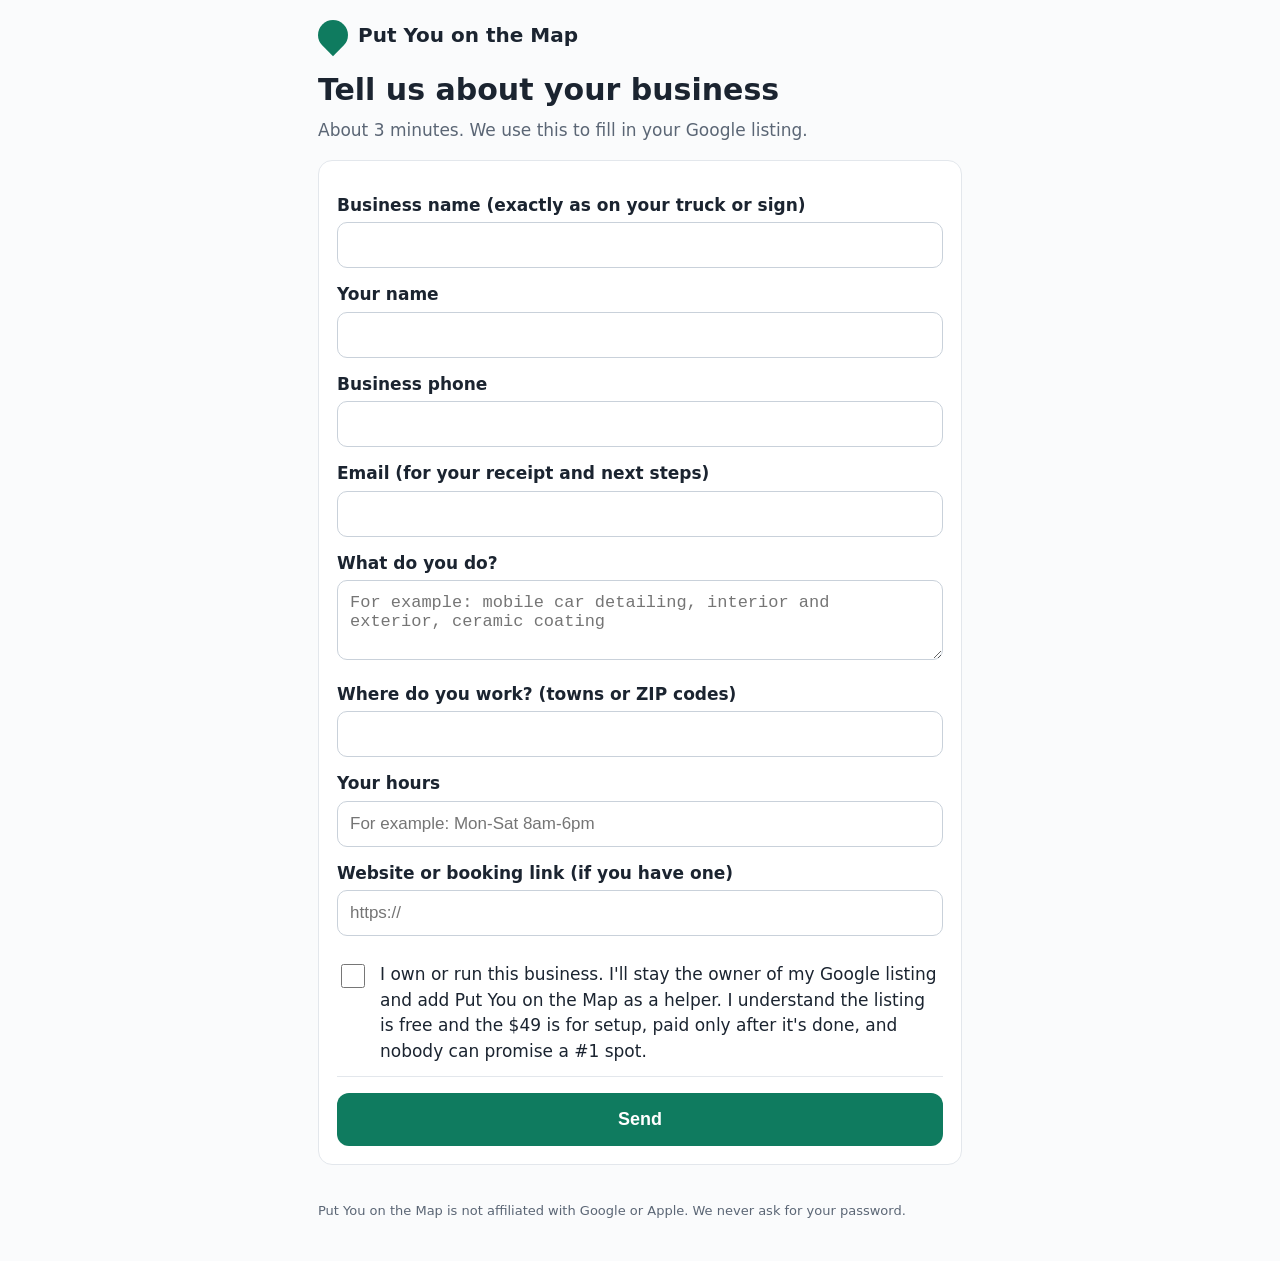
<file: map/signup.html>
<!doctype html>
<html lang="en"><head>
<meta charset="utf-8"><meta name="viewport" content="width=device-width,initial-scale=1">
<meta name="robots" content="noindex">
<title>Fix my listing: Put You on the Map</title>
<link rel="stylesheet" href="style.css">
</head><body><div class="wrap">
<header><span class="pin"></span> Put You on the Map</header>
<h1>Tell us about your business</h1>
<p class="muted">About 3 minutes. We use this to fill in your Google listing.</p>

<form id="f" class="card">
  <label for="business">Business name (exactly as on your truck or sign)</label>
  <input type="text" id="business" required maxlength="120">
  <label for="owner">Your name</label>
  <input type="text" id="owner" required maxlength="80">
  <label for="phone">Business phone</label>
  <input type="tel" id="phone" required maxlength="30">
  <label for="email">Email (for your receipt and next steps)</label>
  <input type="email" id="email" required maxlength="120">
  <label for="what">What do you do?</label>
  <textarea id="what" maxlength="600" placeholder="For example: mobile car detailing, interior and exterior, ceramic coating"></textarea>
  <label for="area">Where do you work? (towns or ZIP codes)</label>
  <input type="text" id="area" maxlength="200">
  <label for="hours">Your hours</label>
  <input type="text" id="hours" maxlength="200" placeholder="For example: Mon-Sat 8am-6pm">
  <label for="link">Website or booking link (if you have one)</label>
  <input type="url" id="link" maxlength="300" placeholder="https://">
  <label class="chk" style="font-weight:400"><input type="checkbox" id="agree" required>
    <span>I own or run this business. I'll stay the owner of my Google listing and add Put You on the Map as a helper. I understand the listing is free and <span class="paid">the $<span class="price">49</span> is for setup, paid only after it's done,</span><span class="free" hidden>setup is free for now,</span> and nobody can promise a #1 spot.</span></label>
  <button class="btn" type="submit" style="margin-top:16px">Send</button>
</form>

<div id="done" class="ok" hidden>
  <h2 style="margin-top:0">Got it, thank you!</h2>
  <p id="next"></p>
</div>

<footer>
  Put You on the Map is not affiliated with Google or Apple. We never ask for your password.
  <span id="addr"></span>
</footer>
</div>
<script src="config.js"></script>
<script src="common.js"></script>
<script>
const c = window.PYOTM;
const pre = location.hash.match(/b=([^&]+)/);
if (pre) document.getElementById('business').value = decodeURIComponent(pre[1]);
if (pre) countVisit(decodeURIComponent(pre[1]), '', 'signup');

document.getElementById('f').addEventListener('submit', async (e) => {
  e.preventDefault();
  const v = (id) => document.getElementById(id).value.trim();
  const row = {
    business: v('business'), owner: v('owner'), phone: v('phone'), email: v('email'),
    what: v('what'), area: v('area'), hours: v('hours'), link: v('link'),
    agreed: document.getElementById('agree').checked, source: pre ? 'check-link' : 'site',
  };
  const btn = e.target.querySelector('button');
  btn.disabled = true; btn.textContent = 'Sending...';
  try {
    if (c.online) {
      const res = await fetch(c.supabaseUrl + '/rest/v1/map_signups', {
        method: 'POST',
        headers: { apikey: c.supabaseKey, Authorization: 'Bearer ' + c.supabaseKey, 'Content-Type': 'application/json', Prefer: 'return=minimal' },
        body: JSON.stringify(row),
      });
      if (!res.ok) throw new Error('save failed');
    } else {
      const all = JSON.parse(localStorage.getItem('pyotm-test-signups') || '[]');
      all.push({ ...row, at: new Date().toISOString() });
      localStorage.setItem('pyotm-test-signups', JSON.stringify(all));
    }
    e.target.hidden = true;
    document.getElementById('done').hidden = false;
    document.getElementById('next').innerHTML = Number(c.price) === 0
      ? `Nothing to pay. We'll email you within a day with a short video showing how to prove the listing is yours.`
      : (c.payLink && !c.payAfterDone)
      ? `Last step: <a href="${esc(c.payLink)}">pay $${esc(c.price)} with PayPal</a>. Then we'll email you a short video showing how to prove the listing is yours.`
      : `Nothing to pay yet. We'll email you within a day with a short video showing how to prove the listing is yours. You pay $${esc(c.price)} with PayPal only after your listing is fixed.`;
  } catch (_) {
    btn.disabled = false; btn.textContent = 'Send';
    alert('That did not go through. Please try again in a minute.');
  }
});
</script>
</body></html>
</file>
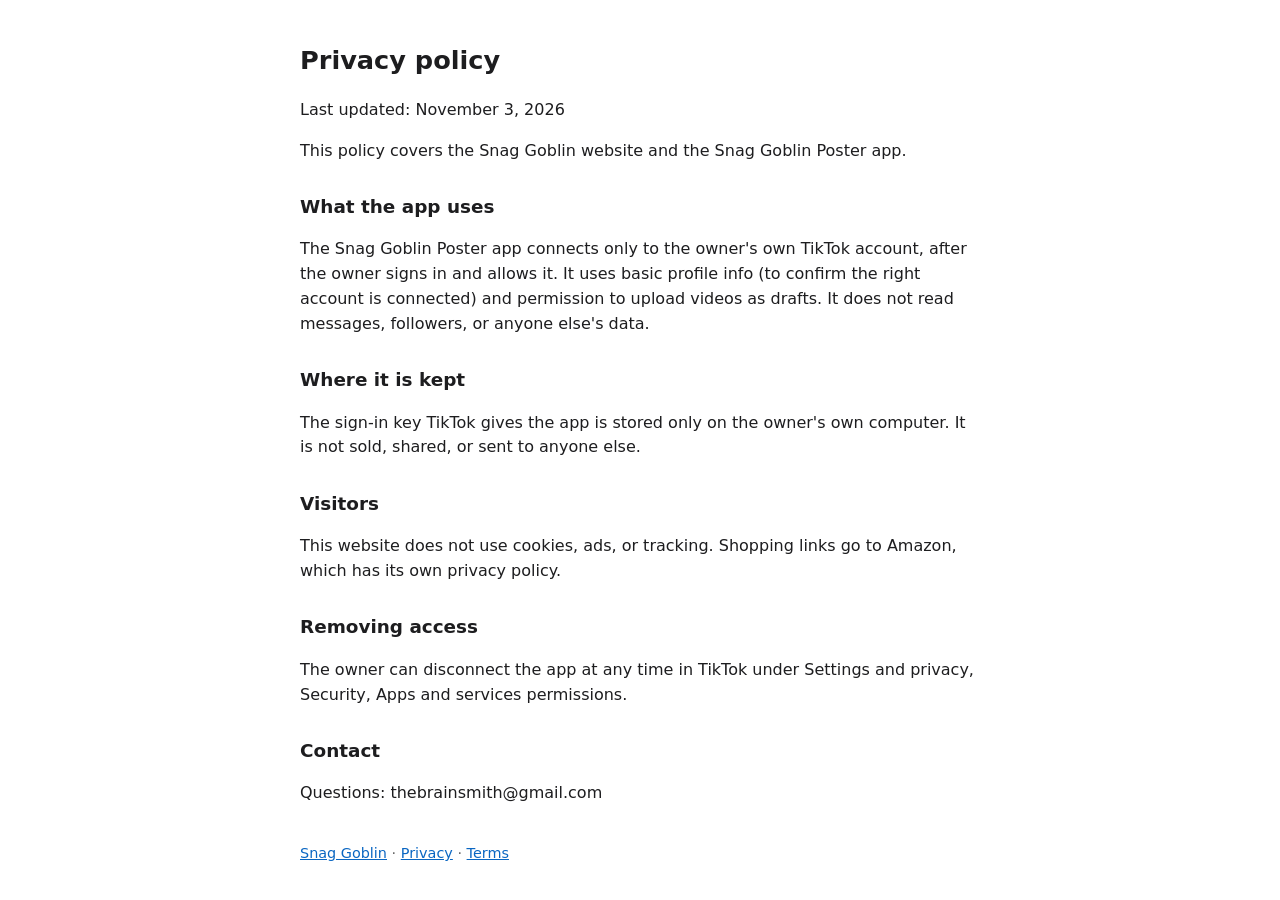
<file: snag/privacy.html>
<!doctype html>
<html lang="en"><head><meta charset="utf-8"><meta name="viewport" content="width=device-width,initial-scale=1"><title>Snag Goblin Privacy</title><style>body{font-family:system-ui,-apple-system,Segoe UI,Roboto,sans-serif;max-width:680px;margin:0 auto;padding:24px 16px;line-height:1.55;color:#1d1d1f;background:#fff}h1{font-size:1.6rem}h2{font-size:1.15rem;margin-top:1.6em}a{color:#0a66c2}footer{margin-top:2.5em;font-size:.9rem;color:#666}</style></head><body>
<h1>Privacy policy</h1>
<p>Last updated: November 3, 2026</p>
<p>This policy covers the Snag Goblin website and the Snag Goblin Poster app.</p>
<h2>What the app uses</h2>
<p>The Snag Goblin Poster app connects only to the owner's own TikTok account, after the owner signs in and allows it. It uses basic profile info (to confirm the right account is connected) and permission to upload videos as drafts. It does not read messages, followers, or anyone else's data.</p>
<h2>Where it is kept</h2>
<p>The sign-in key TikTok gives the app is stored only on the owner's own computer. It is not sold, shared, or sent to anyone else.</p>
<h2>Visitors</h2>
<p>This website does not use cookies, ads, or tracking. Shopping links go to Amazon, which has its own privacy policy.</p>
<h2>Removing access</h2>
<p>The owner can disconnect the app at any time in TikTok under Settings and privacy, Security, Apps and services permissions.</p>
<h2>Contact</h2>
<p>Questions: thebrainsmith@gmail.com</p>
<footer><a href="./">Snag Goblin</a> · <a href="privacy.html">Privacy</a> · <a href="terms.html">Terms</a></footer>
</body></html>
</file>
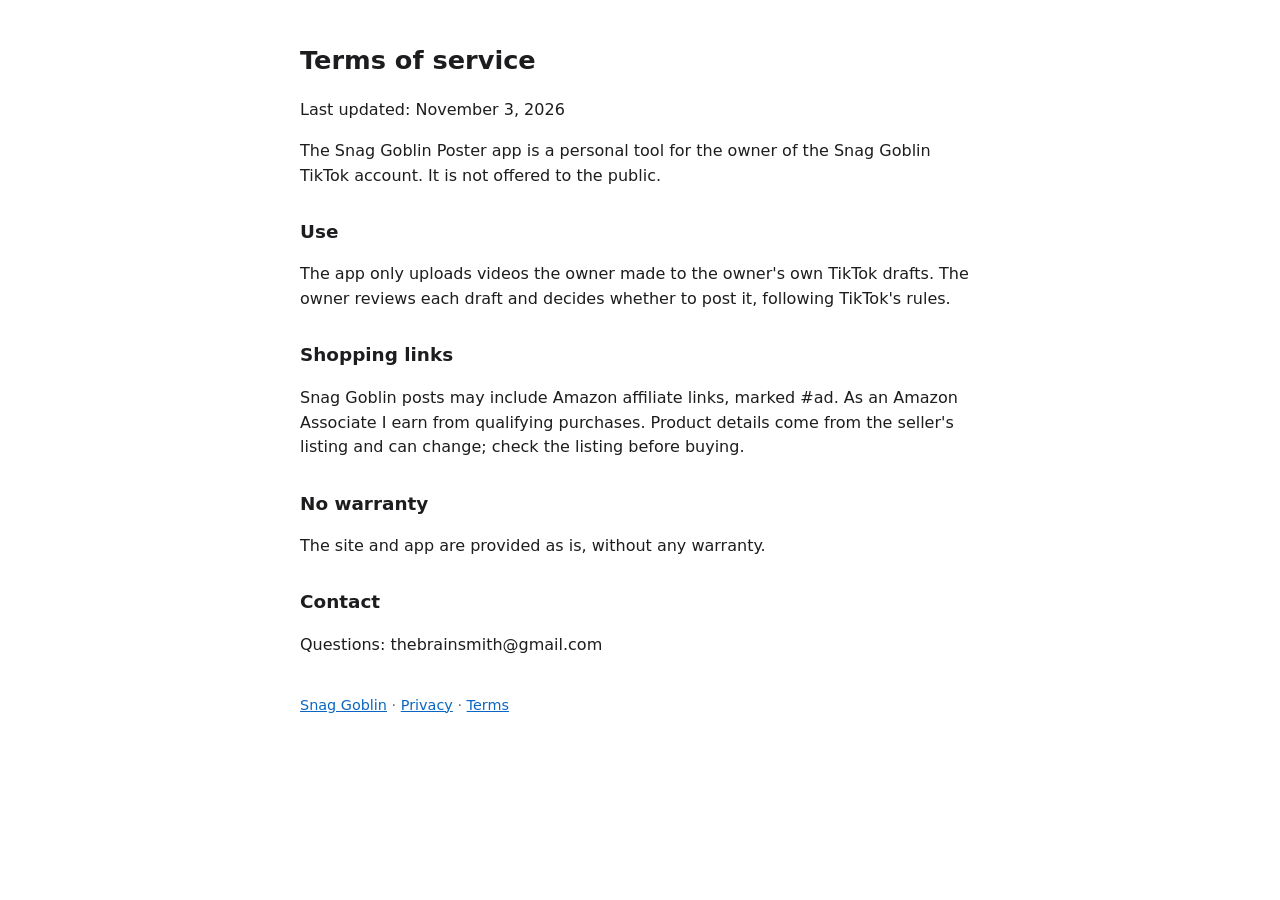
<file: snag/terms.html>
<!doctype html>
<html lang="en"><head><meta charset="utf-8"><meta name="viewport" content="width=device-width,initial-scale=1"><title>Snag Goblin Terms</title><style>body{font-family:system-ui,-apple-system,Segoe UI,Roboto,sans-serif;max-width:680px;margin:0 auto;padding:24px 16px;line-height:1.55;color:#1d1d1f;background:#fff}h1{font-size:1.6rem}h2{font-size:1.15rem;margin-top:1.6em}a{color:#0a66c2}footer{margin-top:2.5em;font-size:.9rem;color:#666}</style></head><body>
<h1>Terms of service</h1>
<p>Last updated: November 3, 2026</p>
<p>The Snag Goblin Poster app is a personal tool for the owner of the Snag Goblin TikTok account. It is not offered to the public.</p>
<h2>Use</h2>
<p>The app only uploads videos the owner made to the owner's own TikTok drafts. The owner reviews each draft and decides whether to post it, following TikTok's rules.</p>
<h2>Shopping links</h2>
<p>Snag Goblin posts may include Amazon affiliate links, marked #ad. As an Amazon Associate I earn from qualifying purchases. Product details come from the seller's listing and can change; check the listing before buying.</p>
<h2>No warranty</h2>
<p>The site and app are provided as is, without any warranty.</p>
<h2>Contact</h2>
<p>Questions: thebrainsmith@gmail.com</p>
<footer><a href="./">Snag Goblin</a> · <a href="privacy.html">Privacy</a> · <a href="terms.html">Terms</a></footer>
</body></html>
</file>
<file: map/style.css>
:root{--ink:#1b2430;--muted:#5b6675;--brand:#0f7b5f;--brand2:#e8f5f0;--warn:#b3261e;--line:#e3e7ec}
*{box-sizing:border-box}body{margin:0;font:17px/1.5 system-ui,-apple-system,Segoe UI,Roboto,sans-serif;color:var(--ink);background:#fafbfc}
.wrap{max-width:680px;margin:0 auto;padding:20px 18px 40px}
header{display:flex;align-items:center;gap:10px;font-weight:700;font-size:20px}
header .pin{width:30px;height:30px;border-radius:50% 50% 50% 0;transform:rotate(-45deg);background:var(--brand);display:inline-block}
h1{font-size:30px;line-height:1.2;margin:22px 0 10px}h2{font-size:22px;margin:28px 0 10px}
p{margin:8px 0}.muted{color:var(--muted)}
.card{background:#fff;border:1px solid var(--line);border-radius:14px;padding:18px;margin:16px 0}
.btn{display:block;width:100%;text-align:center;background:var(--brand);color:#fff;border:0;border-radius:12px;padding:16px;font-size:18px;font-weight:700;text-decoration:none;cursor:pointer}
.btn.alt{background:#fff;color:var(--brand);border:2px solid var(--brand)}
.score{font-size:56px;font-weight:800;line-height:1}.score small{font-size:20px;color:var(--muted);font-weight:600}
.bar{height:12px;background:var(--line);border-radius:6px;overflow:hidden;margin:10px 0}.bar i{display:block;height:100%;background:var(--brand)}
.bad{color:var(--warn)}ul.fix{padding-left:0;list-style:none}ul.fix li{padding:10px 0;border-bottom:1px solid var(--line)}
ul.fix li:before{content:"\2717  ";color:var(--warn);font-weight:700}
label.chk{display:flex;gap:12px;align-items:flex-start;padding:12px 0;border-bottom:1px solid var(--line);cursor:pointer}
label.chk input{width:24px;height:24px;flex:none;margin-top:2px}
.steps li{margin:8px 0}
form label{display:block;font-weight:600;margin:14px 0 4px}
input[type=text],input[type=email],input[type=tel],input[type=url],textarea{width:100%;padding:12px;font-size:17px;border:1px solid #c9d1da;border-radius:10px}
textarea{min-height:80px}.ok{background:var(--brand2);padding:14px;border-radius:10px}
footer{margin-top:36px;font-size:13px;color:var(--muted)}
</file>
